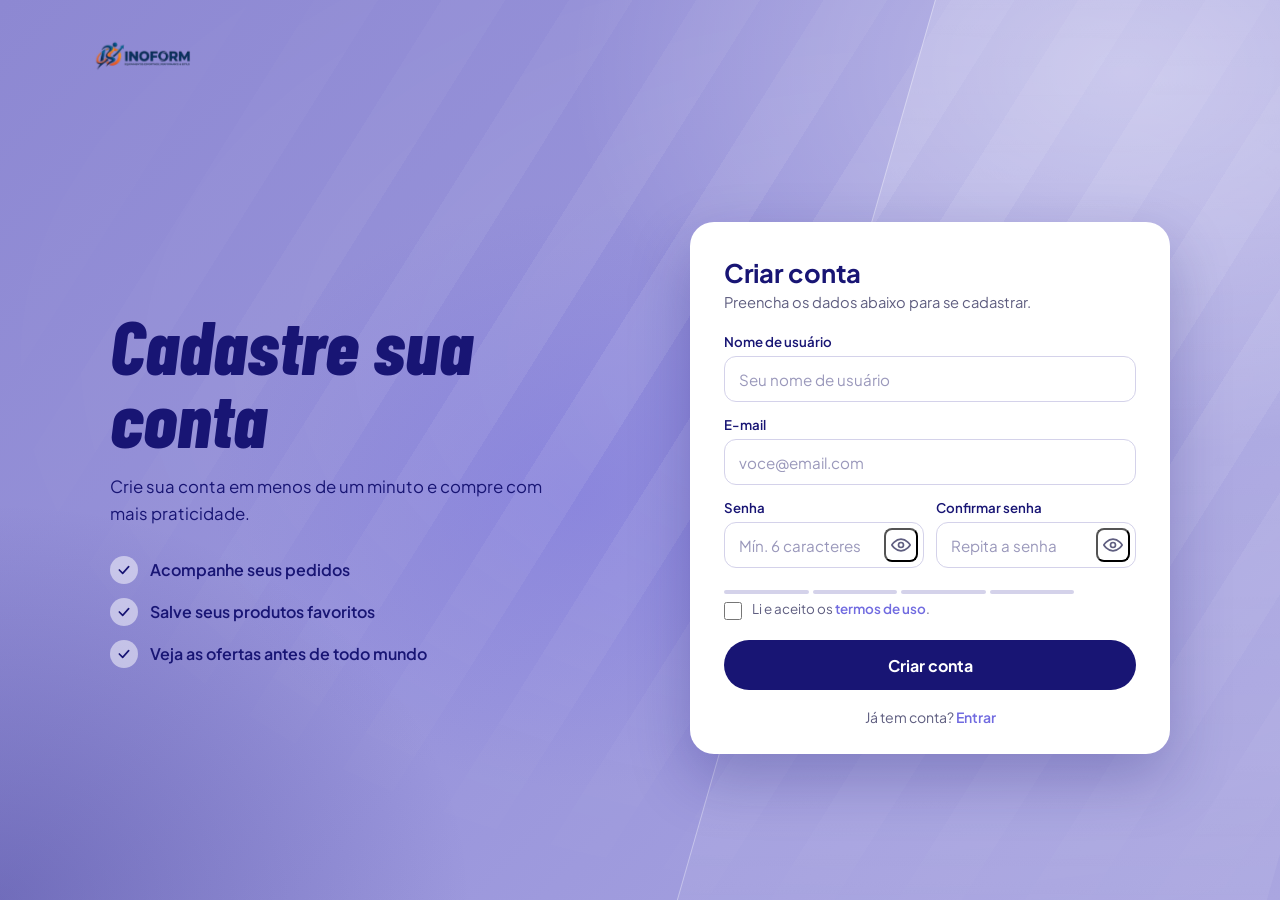
<file: templates/cadastro.html>
<!DOCTYPE html>
<html lang="pt-BR">
<head>
  <meta charset="UTF-8">
  <meta name="viewport" content="width=device-width, initial-scale=1">
  <title>Criar conta | INOFORM</title>
  <link rel="preconnect" href="https://fonts.googleapis.com">
  <link rel="preconnect" href="https://fonts.gstatic.com" crossorigin>
  <link rel="stylesheet" href="../static/cad.css">
  <link href="https://fonts.googleapis.com/css2?family=Barlow+Condensed:ital,wght@1,800&family=Plus+Jakarta+Sans:wght@400;500;600;700&display=swap" rel="stylesheet">
  <script src="../cad.js" defer></script>
  </head>
<body>
  <header class="topo">
    <a href="index.html" class="logo" aria-label="Voltar para a página inicial">
      <img src="../imagens/MaisImagens/Logo.png" alt="Logo da INOFORM">
    </a>
  </header>

  <main>
    <section class="boas-vindas" aria-hidden="false">
      <h2>Cadastre sua conta</h2>
      <p>Crie sua conta em menos de um minuto e compre com mais praticidade.</p>
      <ul class="vantagens">
        <li><svg viewBox="0 0 24 24" fill="none" stroke="#181574" stroke-width="2.5" stroke-linecap="round" stroke-linejoin="round"><path d="M5 12l5 5 9-10"/></svg>Acompanhe seus pedidos</li>
        <li><svg viewBox="0 0 24 24" fill="none" stroke="#181574" stroke-width="2.5" stroke-linecap="round" stroke-linejoin="round"><path d="M5 12l5 5 9-10"/></svg>Salve seus produtos favoritos</li>
        <li><svg viewBox="0 0 24 24" fill="none" stroke="#181574" stroke-width="2.5" stroke-linecap="round" stroke-linejoin="round"><path d="M5 12l5 5 9-10"/></svg>Veja as ofertas antes de todo mundo</li>
      </ul>
    </section>

    <section class="card">
      <h1>Criar conta</h1>
      <p class="sub">Preencha os dados abaixo para se cadastrar.</p>

      <form action="#" method="post" id="form" novalidate>
        <div class="campo">
          <label for="nome">Nome de usuário</label>
          <input type="text" id="nome" name="nome" placeholder="Seu nome de usuário" required autocomplete="username" aria-describedby="erro-nome">
          <p class="erro" id="erro-nome"></p>
        </div>

        <div class="campo">
          <label for="email">E-mail</label>
          <input type="email" id="email" name="email" placeholder="voce@email.com" required autocomplete="email" inputmode="email" aria-describedby="erro-email">
          <p class="erro" id="erro-email"></p>
        </div>

        <div class="duas-colunas">
          <div class="campo">
            <label for="senha">Senha</label>
            <div class="entrada">
              <input type="password" id="senha" name="senha" placeholder="Mín. 6 caracteres" minlength="6" required autocomplete="new-password" aria-describedby="forca erro-senha">
              <button type="button" class="olho" aria-label="Mostrar senha" aria-pressed="false" data-alvo="senha">
                <svg class="aberto" viewBox="0 0 24 24" fill="none" stroke="currentColor" stroke-width="2" stroke-linecap="round" stroke-linejoin="round"><path d="M1 12s4-7 11-7 11 7 11 7-4 7-11 7S1 12 1 12z"/><circle cx="12" cy="12" r="3"/></svg>
                <svg class="fechado" viewBox="0 0 24 24" fill="none" stroke="currentColor" stroke-width="2" stroke-linecap="round" stroke-linejoin="round"><path d="M17.9 17.9A10.9 10.9 0 0112 19C5 19 1 12 1 12a18.5 18.5 0 015.1-5.9M9.9 5.1A10.9 10.9 0 0112 5c7 0 11 7 11 7a18.5 18.5 0 01-2.2 3.2M1 1l22 22"/></svg>
              </button>
            </div>
            <p class="erro" id="erro-senha"></p>
          </div>

          <div class="campo">
            <label for="confirmar">Confirmar senha</label>
            <div class="entrada">
              <input type="password" id="confirmar" name="confirmar" placeholder="Repita a senha" required autocomplete="new-password" aria-describedby="erro">
              <button type="button" class="olho" aria-label="Mostrar senha" aria-pressed="false" data-alvo="confirmar">
                <svg class="aberto" viewBox="0 0 24 24" fill="none" stroke="currentColor" stroke-width="2" stroke-linecap="round" stroke-linejoin="round"><path d="M1 12s4-7 11-7 11 7 11 7-4 7-11 7S1 12 1 12z"/><circle cx="12" cy="12" r="3"/></svg>
                <svg class="fechado" viewBox="0 0 24 24" fill="none" stroke="currentColor" stroke-width="2" stroke-linecap="round" stroke-linejoin="round"><path d="M17.9 17.9A10.9 10.9 0 0112 19C5 19 1 12 1 12a18.5 18.5 0 015.1-5.9M9.9 5.1A10.9 10.9 0 0112 5c7 0 11 7 11 7a18.5 18.5 0 01-2.2 3.2M1 1l22 22"/></svg>
              </button>
            </div>
          </div>
        </div>

        <div class="forca" id="forca" data-n="0" aria-live="polite">
          <div class="barras"><i></i><i></i><i></i><i></i></div>
          <span id="forca-texto"></span>
        </div>
        <p class="erro" id="erro" role="alert"></p>
        <p class="sucesso" id="sucesso" role="status" aria-live="polite"></p>

        <label class="termos">
          <input type="checkbox" name="termos" id="termos" required>
          <span>Li e aceito os <a href="#">termos de uso</a>.</span>
        </label>
        <p class="erro" id="erro-termos" style="margin-top:-12px;margin-bottom:12px"></p>

        <button type="submit" class="botao">Criar conta</button>
      </form>

      <p class="rodape">Já tem conta? <a href="login.html">Entrar</a></p>
    </section>
  </main>
</body>
</html>
</file>
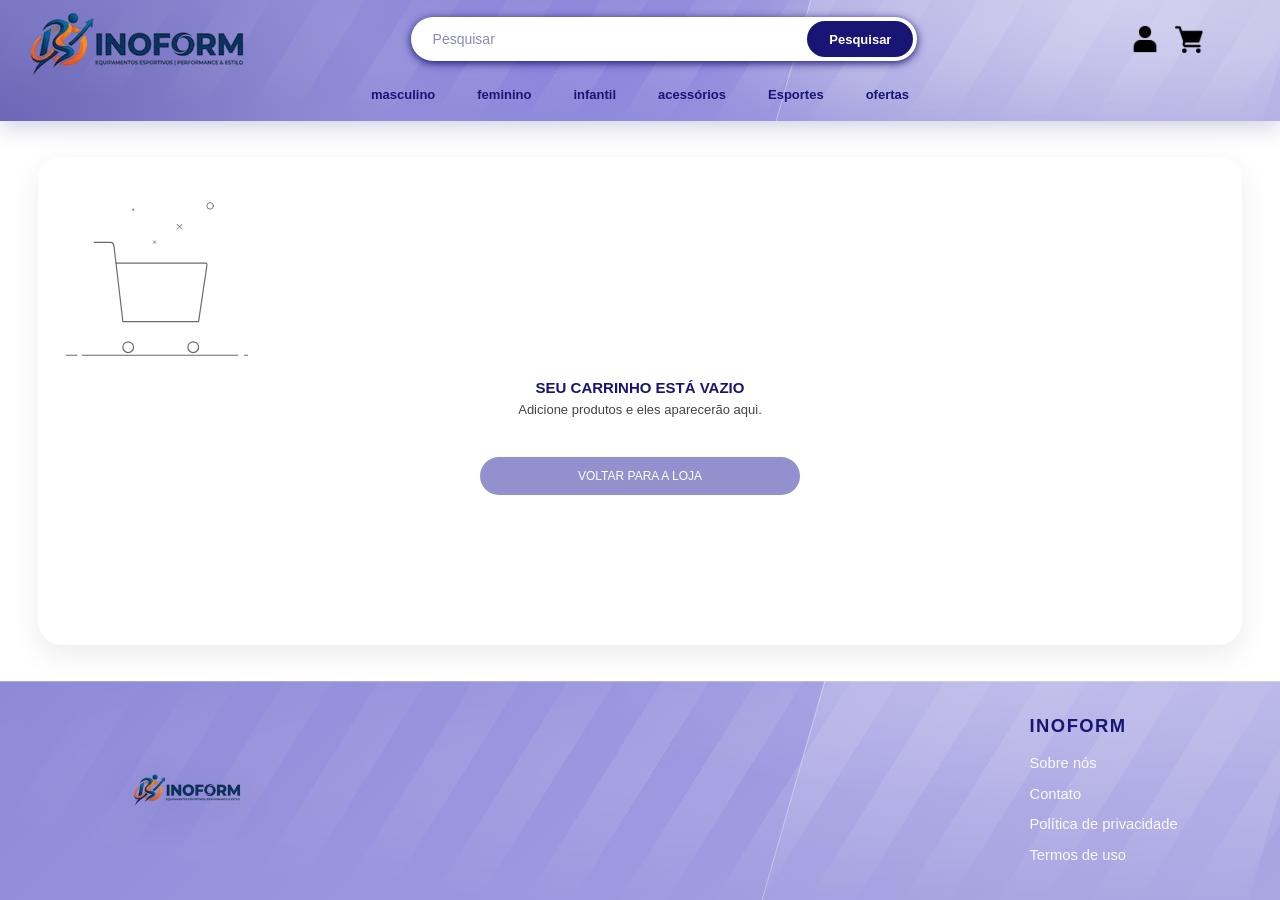
<file: templates/carrinho.html>
<!DOCTYPE html>
<html lang="pt-BR">
<head>
<meta charset="UTF-8">
<meta name="viewport" content="width=device-width, initial-scale=1">
<title>Inoform - Carrinho</title>
<link rel="stylesheet" href="../static/carrinho.css">
<link rel="stylesheet" href="../static/style.css">

<script src="../carrinho.js" defer></script>
<script src="../produtos.js" defer></script>
    <script src="../banner.js" defer></script>
    <script src="../carrosel.js" defer></script>
    <script src="../barra-pesquisa.js" defer></script>
    <script src="../pagina-produtos.js" defer></script>
</head>
<body class="cart-page">

<header>
  <div class="header-topo">
    <a href="index.html" class="logo">
      <img src="../imagens/MaisImagens/Logo.png" alt="Logo da HORIZON">
    </a>

    <div class="barra-pesquisa">
      <input type="text" id="campo-pesquisa" placeholder="Pesquisar" autocomplete="off">
      <button type="button" id="botao-pesquisa">Pesquisar</button>
      <ul id="resultados-pesquisa" class="resultados-pesquisa"></ul>
    </div>

    <div class="icones">
      <a href="login.html"><img id="btnUsuario" src="../imagens/MaisImagens/Login.png" alt="Ícone de Perfil"></a>
      <a href="carrinho.html" aria-label="Carrinho">
        <img id="btnCarrinho" src="../imagens/MaisImagens/Carrinho.png" alt="Ícone de Carrinho">
        <span class="badge" data-cart-badge>0</span>
      </a>
    </div>
  </div>

  <nav class="menu" aria-label="Categorias">
    <div class="item"><a href="produtos.html?cat=masculino">masculino</a></div>
    <div class="item"><a href="produtos.html?cat=feminino">feminino</a></div>
    <div class="item"><a href="produtos.html?cat=infantil">infantil</a></div>
    <div class="item"><a href="produtos.html?cat=acessorios">acessórios</a></div>
    <div class="item esportes">
      <a href="produtos.html?esporte=todos" aria-haspopup="true">Esportes</a>
      <div class="mega mega-esportes">
        <div>
          <a href="produtos.html?esporte=futebol">Futebol</a>
          <a href="produtos.html?esporte=basquete">Basquete</a>
          <a href="produtos.html?esporte=volei">Vôlei</a>
        </div>
        <div>
          <a href="produtos.html?esporte=natacao">Natação</a>
          <a href="produtos.html?esporte=ciclismo">Ciclismo</a>
          <a href="produtos.html?esporte=esgrima">Esgrima</a>
        </div>
        <div>
          <a href="produtos.html?esporte=corrida">Corrida</a>
          <a href="produtos.html?esporte=jiu-jitsu">Jiu-Jitsu</a>
          <a href="produtos.html?esporte=boxe">Boxe</a>
        </div>
      </div>
    </div>
    <div class="item"><a href="ofertas.html">ofertas</a></div>
  </nav>
</header>

<main class="cart-main">
  <section class="caixa" id="cart-content">
    <div class="loading-cart">Carregando carrinho...</div>
  </section>
</main>

<footer class="site-footer">
  <div class="footer-logo">
    <img src="../imagens/MaisImagens/Logo.png" alt="Logo da INOFORM">
  </div>

  <div class="footer-info">
    <h3>INOFORM</h3>
    <p>Sobre nós</p>
    <p>Contato</p>
    <p>Política de privacidade</p>
    <p>Termos de uso</p>
  </div>
</footer>

<div id="aviso"></div>
</body>
</html>
</file>
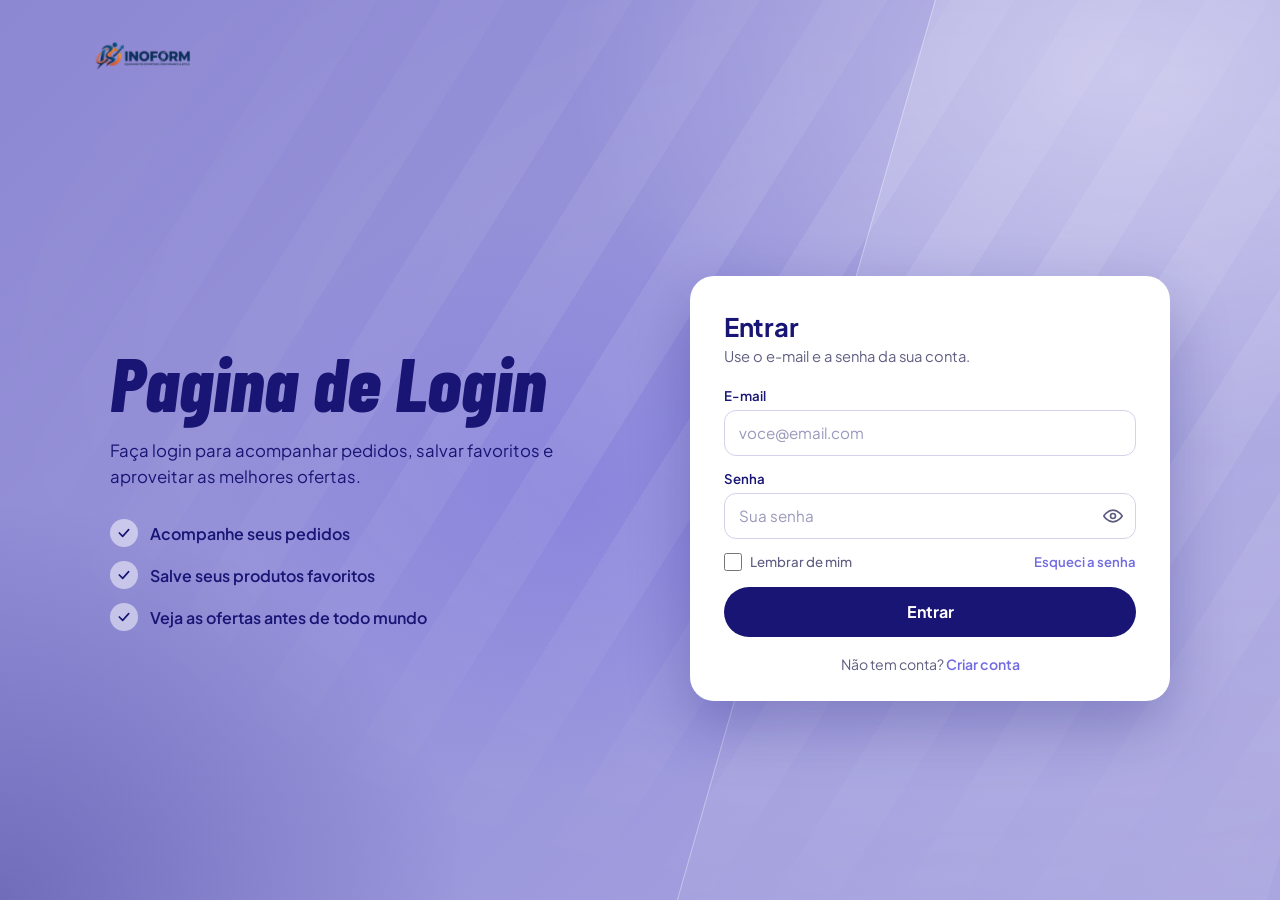
<file: templates/login.html>
<!DOCTYPE html>
<html lang="pt-BR">
<head>
  <meta charset="UTF-8">
  <meta name="viewport" content="width=device-width, initial-scale=1">
  <title>Entrar | INOFORM</title>
  <link rel="preconnect" href="https://fonts.googleapis.com">
  <link rel="preconnect" href="https://fonts.gstatic.com" crossorigin>
  <link href="https://fonts.googleapis.com/css2?family=Barlow+Condensed:ital,wght@1,800&family=Plus+Jakarta+Sans:wght@400;500;600;700&display=swap" rel="stylesheet">
  <style>
    :root {
      --ink: #181574;
      --violet: #716be0;
      --lavanda: #8d88d2;
      --mist: #f4f3ff;
      --card: #ffffff;
      --texto: #1c1a4d;
      --suave: #5f5e80;
      --borda: #d4d2ea;
      --ok: #15803d;
      --erro: #c62828;
      --fonte-titulo: "Barlow Condensed", "Arial Narrow", Impact, sans-serif;
      --ease: cubic-bezier(.22, .8, .3, 1);
    }

    * { box-sizing: border-box; margin: 0; padding: 0; }

    body {
      min-height: 100vh;
      display: flex;
      flex-direction: column;
      font-family: "Plus Jakarta Sans", system-ui, -apple-system, "Segoe UI", sans-serif;
      color: var(--texto);
      position: relative;
      overflow-x: hidden;
      background:
        radial-gradient(900px 620px at 88% 8%, rgba(255, 255, 255, .38), transparent 62%),
        radial-gradient(760px 640px at 0% 100%, rgba(24, 21, 116, .30), transparent 62%),
        radial-gradient(520px 420px at 45% 55%, rgba(113, 107, 224, .35), transparent 70%),
        linear-gradient(135deg, #8d88d2 0%, #9a96dc 55%, #aaa6e0 100%);
      background-attachment: fixed;
      -webkit-font-smoothing: antialiased;
    }

    body::before {
      content: "";
      position: fixed;
      inset: 0;
      z-index: 0;
      pointer-events: none;
      background: repeating-linear-gradient(-58deg, transparent 0 54px, rgba(255, 255, 255, .09) 54px 108px);
      -webkit-mask-image: radial-gradient(ellipse at 70% 40%, #000 20%, transparent 75%);
              mask-image: radial-gradient(ellipse at 70% 40%, #000 20%, transparent 75%);
    }

    body::after {
      content: "";
      position: fixed;
      top: -10%;
      right: -8%;
      width: 46vw;
      height: 130%;
      z-index: 0;
      pointer-events: none;
      transform: skewX(-16deg);
      background: linear-gradient(180deg, rgba(255, 255, 255, .20), rgba(255, 255, 255, .04));
      border-left: 1px solid rgba(255, 255, 255, .35);
    }

    .topo, main { position: relative; z-index: 1; }

    a { color: var(--violet); font-weight: 600; text-decoration: none; }
    a:hover { text-decoration: underline; }
    :focus-visible { outline: 3px solid var(--violet); outline-offset: 2px; }

    .topo { padding: 20px clamp(20px, 6vw, 80px); }
    .logo { display: inline-block; line-height: 0; transition: transform .25s var(--ease); }
    .logo:hover { transform: scale(1.04); }
    .logo:focus-visible { outline-color: #fff; }
    .logo img { height: 72px; width: auto; display: block; }

    main {
      flex: 1;
      display: grid;
      grid-template-columns: 1fr minmax(0, 480px);
      align-items: center;
      gap: clamp(32px, 6vw, 96px);
      max-width: 1180px;
      width: 100%;
      margin: 0 auto;
      padding: 8px clamp(20px, 6vw, 60px) 48px;
    }

    .boas-vindas { color: var(--ink); }
    .boas-vindas h2 {
      font-family: var(--fonte-titulo);
      font-style: italic;
      font-weight: 800;
      font-size: clamp(48px, 6vw, 80px);
      line-height: .95;
      margin-bottom: 20px;
    }
    .boas-vindas > p { max-width: 38ch; font-size: 1.05rem; line-height: 1.6; margin-bottom: 28px; }
    .vantagens { list-style: none; display: grid; gap: 14px; }
    .vantagens li { display: flex; align-items: center; gap: 12px; font-weight: 600; }
    .vantagens svg { flex-shrink: 0; width: 28px; height: 28px; padding: 6px; border-radius: 50%; background: rgba(255, 255, 255, .5); }

    .card {
      background: var(--card);
      padding: 34px 34px 28px;
      border-radius: 24px;
      box-shadow: 0 24px 60px rgba(24, 21, 116, .28);
      animation: entrar .5s var(--ease) both;
    }
    @keyframes entrar { from { opacity: 0; transform: translateY(14px); } to { opacity: 1; transform: none; } }

    h1 { font-size: 1.6rem; font-weight: 700; letter-spacing: -.01em; color: var(--ink); margin-bottom: 4px; }
    .sub { color: var(--suave); font-size: .92rem; margin-bottom: 22px; }

    .campo { margin-bottom: 14px; }
    label { display: block; font-size: .83rem; font-weight: 600; margin-bottom: 6px; color: var(--ink); }

    .entrada { position: relative; }
    input[type="text"], input[type="email"], input[type="password"] {
      width: 100%;
      height: 46px;
      padding: 0 14px;
      border: 1.5px solid var(--borda);
      border-radius: 12px;
      font: inherit;
      font-size: .95rem;
      color: var(--texto);
      background: #fff;
      transition: border-color .15s, box-shadow .15s;
    }
    input::placeholder { color: #9a98bb; }
    input:hover { border-color: #b9b6dd; }
    input:focus { outline: none; border-color: var(--violet); box-shadow: 0 0 0 4px rgba(113, 107, 224, .18); }
    input[aria-invalid="true"] { border-color: var(--erro); }
    input[aria-invalid="true"]:focus { box-shadow: 0 0 0 4px rgba(198, 40, 40, .15); }
    .entrada input[type="password"], .entrada input.com-olho { padding-right: 46px; }

    .olho {
      position: absolute; top: 50%; right: 6px; transform: translateY(-50%);
      width: 34px; height: 34px; display: grid; place-items: center;
      border-radius: 8px; background: transparent; color: var(--suave);
      border: 0;
      cursor: pointer;
    }
    .olho:hover { background: var(--mist); color: var(--ink); }
    .olho svg { width: 20px; height: 20px; }
    .olho .fechado { display: none; }
    .olho[aria-pressed="true"] .aberto { display: none; }
    .olho[aria-pressed="true"] .fechado { display: block; }

    .opcoes {
      display: flex;
      align-items: center;
      justify-content: space-between;
      gap: 12px;
      font-size: .82rem;
      margin: 10px 0 16px;
    }
    .lembrar {
      display: flex;
      align-items: center;
      gap: 8px;
      margin: 0;
      font-weight: 500;
      color: var(--suave);
      cursor: pointer;
    }
    .lembrar input { width: 18px; height: 18px; margin: 0; accent-color: var(--ink); }

    .erro { min-height: 1.1em; margin-top: 6px; font-size: .8rem; font-weight: 500; color: var(--erro); }
    .erro:empty { display: none; }

    .botao {
      width: 100%; height: 50px; border: 0; border-radius: 999px;
      background: var(--ink); color: #fff;
      font: inherit; font-size: 1rem; font-weight: 700; cursor: pointer;
      transition: background .2s, transform .15s var(--ease), box-shadow .2s;
    }
    .botao:hover { background: #27238e; transform: translateY(-2px); box-shadow: 0 10px 22px rgba(24, 21, 116, .3); }
    .botao:active { transform: scale(.98); }

    .rodape { text-align: center; margin-top: 18px; font-size: .88rem; color: var(--suave); }

    @media (max-width: 900px) {
      main { grid-template-columns: minmax(0, 480px); justify-content: center; }
      .boas-vindas { display: none; }
    }
    @media (max-width: 480px) {
      .topo { padding: 14px 20px; }
      .logo img { height: 56px; }
      .card { padding: 26px 20px 22px; border-radius: 20px; }
    }
  </style>
</head>
<body>
  <header class="topo">
    <a href="index.html" class="logo" aria-label="Voltar para a página inicial">
      <img src="../imagens/MaisImagens/Logo.png" alt="Logo da INOFORM">
    </a>
  </header>

  <main>
    <section class="boas-vindas" aria-hidden="false">
      <h2>Pagina de Login</h2>
      <p>Faça login para acompanhar pedidos, salvar favoritos e aproveitar as melhores ofertas.</p>
      <ul class="vantagens">
        <li><svg viewBox="0 0 24 24" fill="none" stroke="#181574" stroke-width="2.5" stroke-linecap="round" stroke-linejoin="round"><path d="M5 12l5 5 9-10"/></svg>Acompanhe seus pedidos</li>
        <li><svg viewBox="0 0 24 24" fill="none" stroke="#181574" stroke-width="2.5" stroke-linecap="round" stroke-linejoin="round"><path d="M5 12l5 5 9-10"/></svg>Salve seus produtos favoritos</li>
        <li><svg viewBox="0 0 24 24" fill="none" stroke="#181574" stroke-width="2.5" stroke-linecap="round" stroke-linejoin="round"><path d="M5 12l5 5 9-10"/></svg>Veja as ofertas antes de todo mundo</li>
      </ul>
    </section>

    <section class="card">
      <h1>Entrar</h1>
      <p class="sub">Use o e-mail e a senha da sua conta.</p>

      <form action="#" method="post" id="form" novalidate>
        <div class="campo">
          <label for="email">E-mail</label>
          <input type="email" id="email" name="email" placeholder="voce@email.com" required autocomplete="email" inputmode="email" aria-describedby="erro-email">
          <p class="erro" id="erro-email"></p>
        </div>

        <div class="campo">
          <label for="senha">Senha</label>
          <div class="entrada">
            <input type="password" id="senha" name="senha" placeholder="Sua senha" minlength="6" required autocomplete="current-password" aria-describedby="erro-senha">
            <button type="button" class="olho" aria-label="Mostrar senha" aria-pressed="false" data-alvo="senha">
              <svg class="aberto" viewBox="0 0 24 24" fill="none" stroke="currentColor" stroke-width="2" stroke-linecap="round" stroke-linejoin="round"><path d="M1 12s4-7 11-7 11 7 11 7-4 7-11 7S1 12 1 12z"/><circle cx="12" cy="12" r="3"/></svg>
              <svg class="fechado" viewBox="0 0 24 24" fill="none" stroke="currentColor" stroke-width="2" stroke-linecap="round" stroke-linejoin="round"><path d="M17.9 17.9A10.9 10.9 0 0112 19C5 19 1 12 1 12a18.5 18.5 0 015.1-5.9M9.9 5.1A10.9 10.9 0 0112 5c7 0 11 7 11 7a18.5 18.5 0 01-2.2 3.2M1 1l22 22"/></svg>
            </button>
          </div>
          <p class="erro" id="erro-senha"></p>
        </div>

        <div class="opcoes">
          <label class="lembrar">
            <input type="checkbox" name="lembrar">
            Lembrar de mim
          </label>
          <a href="#">Esqueci a senha</a>
        </div>

        <p class="erro" id="erro" role="alert"></p>

        <button type="submit" class="botao">Entrar</button>
      </form>

      <p class="rodape">Não tem conta? <a href="cadastro.html">Criar conta</a></p>
    </section>
  </main>

  <script>
    var form = document.getElementById('form');
    var email = document.getElementById('email');
    var senha = document.getElementById('senha');

    function erroCampo(input, msgId, msg) {
      var el = document.getElementById(msgId);
      el.textContent = msg || '';
      if (input) input.setAttribute('aria-invalid', msg ? 'true' : 'false');
      return !msg;
    }

    document.querySelectorAll('.olho').forEach(function (botao) {
      botao.addEventListener('click', function () {
        var campo = document.getElementById(botao.dataset.alvo);
        var mostrar = campo.type === 'password';
        campo.type = mostrar ? 'text' : 'password';
        botao.setAttribute('aria-pressed', mostrar);
        botao.setAttribute('aria-label', mostrar ? 'Ocultar senha' : 'Mostrar senha');
      });
    });

    form.addEventListener('submit', function (e) {
      e.preventDefault();

      var ok = true;
      ok = erroCampo(email, 'erro-email', email.value && email.checkValidity() ? '' : 'Digite um e-mail válido.') && ok;
      ok = erroCampo(senha, 'erro-senha', senha.value.length >= 6 ? '' : 'A senha precisa ter ao menos 6 caracteres.') && ok;

      if (!ok) {
        document.getElementById('erro').textContent = 'Corrija os campos destacados.';
        var primeiro = document.querySelector('[aria-invalid="true"]');
        if (primeiro) primeiro.focus();
        return;
      }

      document.getElementById('erro').textContent = '';
      window.location.href = 'index.html';
    });
  </script>
</body>
</html>
</file>
<file: static/cad.css>
/* ===== CORES: mude só aqui ===== */
    :root {
      --ink: #181574;
      --violet: #716be0;
      --lavanda: #8d88d2;
      --mist: #f4f3ff;
      --card: #ffffff;
      --texto: #1c1a4d;
      --suave: #5f5e80;
      --borda: #d4d2ea;
      --ok: #15803d;
      --erro: #c62828;
      --fonte-titulo: "Barlow Condensed", "Arial Narrow", Impact, sans-serif;
      --ease: cubic-bezier(.22, .8, .3, 1);
    }

    * { box-sizing: border-box; margin: 0; padding: 0; }

    body {
      min-height: 100vh;
      display: flex;
      flex-direction: column;
      font-family: "Plus Jakarta Sans", system-ui, -apple-system, "Segoe UI", sans-serif;
      color: var(--texto);
      position: relative;
      overflow-x: hidden;
      background:
        radial-gradient(900px 620px at 88% 8%, rgba(255, 255, 255, .38), transparent 62%),
        radial-gradient(760px 640px at 0% 100%, rgba(24, 21, 116, .30), transparent 62%),
        radial-gradient(520px 420px at 45% 55%, rgba(113, 107, 224, .35), transparent 70%),
        linear-gradient(135deg, #8d88d2 0%, #9a96dc 55%, #aaa6e0 100%);
      background-attachment: fixed;
      -webkit-font-smoothing: antialiased;
    }

    /* Listras diagonais de velocidade, esmaecendo nas bordas */
    body::before {
      content: "";
      position: fixed;
      inset: 0;
      z-index: 0;
      pointer-events: none;
      background: repeating-linear-gradient(-58deg, transparent 0 54px, rgba(255, 255, 255, .09) 54px 108px);
      -webkit-mask-image: radial-gradient(ellipse at 70% 40%, #000 20%, transparent 75%);
              mask-image: radial-gradient(ellipse at 70% 40%, #000 20%, transparent 75%);
    }

    /* Faixa grande inclinada atrás do card */
    body::after {
      content: "";
      position: fixed;
      top: -10%;
      right: -8%;
      width: 46vw;
      height: 130%;
      z-index: 0;
      pointer-events: none;
      transform: skewX(-16deg);
      background: linear-gradient(180deg, rgba(255, 255, 255, .20), rgba(255, 255, 255, .04));
      border-left: 1px solid rgba(255, 255, 255, .35);
    }

    .topo, main { position: relative; z-index: 1; }

    a { color: var(--violet); font-weight: 600; text-decoration: none; }
    a:hover { text-decoration: underline; }
    :focus-visible { outline: 3px solid var(--violet); outline-offset: 2px; }

    /* ---------- TOPO ---------- */
    .topo { padding: 20px clamp(20px, 6vw, 80px); }
    .logo { display: inline-block; line-height: 0; transition: transform .25s var(--ease); }
    .logo:hover { transform: scale(1.04); }
    .logo:focus-visible { outline-color: #fff; }
    .logo img { height: 72px; width: auto; display: block; }

    /* ---------- LAYOUT ---------- */
    main {
      flex: 1;
      display: grid;
      grid-template-columns: 1fr minmax(0, 480px);
      align-items: center;
      gap: clamp(32px, 6vw, 96px);
      max-width: 1180px;
      width: 100%;
      margin: 0 auto;
      padding: 8px clamp(20px, 6vw, 60px) 48px;
    }

    /* Painel de boas-vindas (só no desktop) */
    .boas-vindas { color: var(--ink); }
    .boas-vindas h2 {
      font-family: var(--fonte-titulo);
      font-style: italic;
      font-weight: 800;
      font-size: clamp(48px, 6vw, 80px);
      line-height: .95;
      margin-bottom: 20px;
    }
    .boas-vindas > p { max-width: 38ch; font-size: 1.05rem; line-height: 1.6; margin-bottom: 28px; }
    .vantagens { list-style: none; display: grid; gap: 14px; }
    .vantagens li { display: flex; align-items: center; gap: 12px; font-weight: 600; }
    .vantagens svg { flex-shrink: 0; width: 28px; height: 28px; padding: 6px; border-radius: 50%; background: rgba(255, 255, 255, .5); }

    /* ---------- CARD ---------- */
    .card {
      background: var(--card);
      padding: 34px 34px 28px;
      border-radius: 24px;
      box-shadow: 0 24px 60px rgba(24, 21, 116, .28);
      animation: entrar .5s var(--ease) both;
    }
    @keyframes entrar { from { opacity: 0; transform: translateY(14px); } to { opacity: 1; transform: none; } }

    h1 { font-size: 1.6rem; font-weight: 700; letter-spacing: -.01em; color: var(--ink); margin-bottom: 4px; }
    .sub { color: var(--suave); font-size: .92rem; margin-bottom: 22px; }

    .campo { margin-bottom: 14px; }
    label { display: block; font-size: .83rem; font-weight: 600; margin-bottom: 6px; color: var(--ink); }

    .entrada { position: relative; }
    input[type="text"], input[type="email"], input[type="password"] {
      width: 100%;
      height: 46px;
      padding: 0 14px;
      border: 1.5px solid var(--borda);
      border-radius: 12px;
      font: inherit;
      font-size: .95rem;
      color: var(--texto);
      background: #fff;
      transition: border-color .15s, box-shadow .15s;
    }
    input::placeholder { color: #9a98bb; }
    input:hover { border-color: #b9b6dd; }
    input:focus { outline: none; border-color: var(--violet); box-shadow: 0 0 0 4px rgba(113, 107, 224, .18); }
    input[aria-invalid="true"] { border-color: var(--erro); }
    input[aria-invalid="true"]:focus { box-shadow: 0 0 0 4px rgba(198, 40, 40, .15); }
    .entrada input[type="password"], .entrada input.com-olho { padding-right: 46px; }

    /* botão mostrar/ocultar senha */
    .olho {
      position: absolute; top: 50%; right: 6px; transform: translateY(-50%);
      width: 34px; height: 34px; display: grid; place-items: center;
      border-radius: 8px; background: transparent; color: var(--suave);
    }
    .olho:hover { background: var(--mist); color: var(--ink); }
    .olho svg { width: 20px; height: 20px; }
    .olho .fechado { display: none; }
    .olho[aria-pressed="true"] .aberto { display: none; }
    .olho[aria-pressed="true"] .fechado { display: block; }

    /* força da senha */
    .forca { display: flex; align-items: center; gap: 10px; margin-top: 8px; }
    .barras { flex: 1; display: grid; grid-template-columns: repeat(4, 1fr); gap: 4px; }
    .barras i { height: 4px; border-radius: 4px; background: var(--borda); transition: background .2s; }
    .forca[data-n="1"] i:nth-child(-n+1) { background: #e53935; }
    .forca[data-n="2"] i:nth-child(-n+2) { background: #f59e0b; }
    .forca[data-n="3"] i:nth-child(-n+3) { background: #65a30d; }
    .forca[data-n="4"] i { background: var(--ok); }
    .forca span { min-width: 52px; font-size: .75rem; font-weight: 600; color: var(--suave); text-align: right; }

    .dica { margin-top: 6px; font-size: .78rem; color: var(--suave); }
    .erro { min-height: 1.1em; margin-top: 6px; font-size: .8rem; font-weight: 500; color: var(--erro); }
    .erro:empty { display: none; }
    .sucesso {
      min-height: 1.1em;
      margin-top: 6px;
      font-size: .8rem;
      font-weight: 600;
      color: var(--ok);
    }
    .sucesso:empty { display: none; }

    .termos { display: flex; align-items: flex-start; gap: 10px; margin: 6px 0 20px; font-size: .84rem; font-weight: 400; color: var(--suave); cursor: pointer; }
    .termos input { flex-shrink: 0; width: 18px; height: 18px; margin-top: 2px; accent-color: var(--ink); cursor: pointer; }

    .botao {
      width: 100%; height: 50px; border: 0; border-radius: 999px;
      background: var(--ink); color: #fff;
      font: inherit; font-size: 1rem; font-weight: 700; cursor: pointer;
      transition: background .2s, transform .15s var(--ease), box-shadow .2s;
    }
    .botao:hover { background: #27238e; transform: translateY(-2px); box-shadow: 0 10px 22px rgba(24, 21, 116, .3); }
    .botao:active { transform: scale(.98); }

    .rodape { text-align: center; margin-top: 18px; font-size: .88rem; color: var(--suave); }

    /* ---------- RESPONSIVO ---------- */
    @media (max-width: 900px) {
      main { grid-template-columns: minmax(0, 480px); justify-content: center; }
      .boas-vindas { display: none; }
    }
    @media (max-width: 480px) {
      .topo { padding: 14px 20px; }
      .logo img { height: 56px; }
      .card { padding: 26px 20px 22px; border-radius: 20px; }
      .duas-colunas { grid-template-columns: 1fr; gap: 0; }
    }
    .duas-colunas { display: grid; grid-template-columns: 1fr 1fr; gap: 12px; }

    @media (prefers-reduced-motion: reduce) {
      *, *::before, *::after { animation: none !important; transition-duration: .01ms !important; }
    }
</file>
<file: static/carrinho.css>
:root{--roxo:#9291cd;--roxo-claro:#d0cde8;--azul:#1a1a7a;--cinza:#e9e9e9;--texto:#111;--branco:#fff}
  *{box-sizing:border-box;margin:0;padding:0}
  body{font-family:Arial,Helvetica,sans-serif;background:var(--cinza);color:var(--texto);min-height:100vh}
  .cart-page{display:flex;flex-direction:column}
  .topo{display:flex;align-items:center;gap:20px;padding:10px 5%;flex-wrap:wrap}
  .busca{flex:1;min-width:200px;max-width:520px;margin:0 auto;display:flex;border-radius:20px;overflow:hidden;background:#fff}
  .busca input{flex:1;border:0;padding:10px 16px;font-size:16px;outline:0;min-width:0}
  .busca button{border:0;background:#d4d4d4;padding:0 18px;cursor:pointer}
  .icones{display:flex;align-items:center;gap:16px}
  .icones a{position:relative;display:inline-flex;align-items:center;justify-content:center}
  .badge{position:absolute;top:-8px;right:-10px;background:var(--azul);color:#fff;font-size:11px;border-radius:50%;width:18px;height:18px;display:none;align-items:center;justify-content:center;font-weight:700}
  nav a{color:var(--azul);text-decoration:none;font-size:15px}
  nav a:hover{text-decoration:underline}
  .cart-main{display:flex;flex:1;width:100%;padding:clamp(20px,4vh,40px) clamp(16px,3vw,48px)}
  .site-footer {
    background: radial-gradient(800px 220px at 80% 0%, rgba(255,255,255,.15), transparent 55%), linear-gradient(135deg, #8f8ad8 0%, #9d99e0 52%, #a9a6e3 100%);
    color: #fff;
    padding: 28px 8%;
    display: flex;
    align-items: center;
    justify-content: space-between;
    gap: 24px;
    box-shadow: inset 0 1px 0 rgba(255,255,255,.24);
    flex-shrink: 0;
  }
  .footer-logo { display: flex; align-items: center; justify-content: center; width: 170px; }
  .footer-logo img { max-width: 150px; height: auto; filter: drop-shadow(0 10px 18px rgba(24, 21, 116, 0.18)); }
  .footer-info { font-size: 0.92rem; line-height: 1.8; }
  .footer-info h3 { margin-bottom: 8px; font-size: 1.15rem; letter-spacing: .08em; }
  .footer-info p { margin: 4px 0; color: rgba(255,255,255,.92); }
  .caixa{display:flex;flex:1;flex-direction:column;width:100%;background:#fff;max-width:none;margin:0;padding:40px 24px;text-align:center;border-radius:24px;box-shadow:0 10px 30px rgba(0,0,0,.08)}
  .caixa svg{width:190px;height:auto;margin-bottom:16px}
  .caixa h1{font-size:15px;font-weight:900;margin-bottom:6px}
  .caixa p{font-size:13px;color:#444;margin-bottom:40px}
  .btn{display:block;width:100%;max-width:320px;margin:0 auto 16px;padding:12px;border-radius:20px;font-size:12px;cursor:pointer;transition:filter .2s;text-align:center;text-decoration:none}
  .btn:hover{filter:brightness(.95)}
  .btn.primario{background:var(--roxo);color:#fff;border:0}
  .btn.secundario{background:var(--roxo-claro);color:#111;border:1px solid #333}
  .cart-header{display:flex;align-items:center;justify-content:space-between;gap:16px;margin-bottom:26px;text-align:left}
  .cart-header h1{font-size:28px;color:var(--azul);margin:0}
  .continuar{font-size:14px;color:var(--azul);text-decoration:none;font-weight:700}
  .cart-layout{display:grid;grid-template-columns:1.5fr .9fr;gap:28px;align-items:start}
  .itens{display:flex;flex-direction:column;gap:16px}
  .item-cart{display:grid;grid-template-columns:120px 1fr auto;gap:18px;align-items:center;background:var(--product-image-background, #9694ce);border:1px solid #8583bc;padding:14px;border-radius:18px;text-align:left}
  .item-cart img{width:100%;height:110px;object-fit:contain;border-radius:12px;background:var(--product-image-background, #9694ce)}
  .info-item h2{font-size:16px;line-height:1.4;margin-bottom:8px;color:var(--texto)}
  .info-item p{font-size:15px;color:var(--azul);font-weight:700;margin-bottom:10px}
  .acoes-item{display:flex;align-items:center;justify-content:space-between;gap:12px;flex-wrap:wrap}
  .quantidade{display:inline-flex;align-items:center;gap:10px;background:#fff;border:1px solid #ddd;border-radius:999px;padding:4px 8px}
  .qty-btn{width:28px;height:28px;border:none;background:var(--roxo);color:#fff;border-radius:50%;font-size:18px;cursor:pointer}
  .remover{background:none;border:none;color:#8d1f1f;font-weight:700;cursor:pointer}
  .item-cart strong{font-size:18px;color:var(--azul)}
  .resumo{background:#f5f5fe;padding:22px;border-radius:18px;text-align:left;border:1px solid #e7e7f7}
  .resumo h3{font-size:20px;margin-bottom:18px;color:var(--azul)}
  .linha{display:flex;justify-content:space-between;gap:16px;margin-bottom:12px;color:#333}
  .linha.total{margin-top:14px;padding-top:14px;border-top:1px solid #ddd;font-size:18px;font-weight:700;color:var(--azul)}
  .modal{position:fixed;inset:0;background:rgba(0,0,0,.5);display:none;align-items:center;justify-content:center;padding:20px}
  .modal.aberto{display:flex}
  .modal form{background:#fff;padding:28px;border-radius:12px;width:100%;max-width:360px}
  .modal h2{font-size:18px;margin-bottom:16px;color:var(--azul)}
  .modal input{width:100%;padding:10px;margin-bottom:12px;border:1px solid #bbb;border-radius:8px;font-size:15px}
  .modal .btn{max-width:none}
  .troca{background:none;border:0;color:var(--azul);font-size:13px;cursor:pointer;text-decoration:underline;display:block;margin:6px auto 0}
  .fechar{background:none;border:0;color:#555;font-size:13px;cursor:pointer;display:block;margin:10px auto 0}
  #aviso{position:fixed;bottom:20px;left:50%;transform:translateX(-50%);background:var(--azul);color:#fff;padding:10px 18px;border-radius:20px;font-size:14px;opacity:0;pointer-events:none;transition:opacity .3s}
  #aviso.visivel{opacity:1}

  @media (max-width: 760px) {
    .cart-layout { grid-template-columns: 1fr; }
    .item-cart { grid-template-columns: 90px 1fr; }
    .item-cart strong { grid-column: 2; justify-self: end; }
    .cart-header { flex-direction: column; align-items: flex-start; }
    .site-footer { flex-direction: column; gap: 18px; text-align: center; }
  }
</file>
<file: static/style.css>
:root {
    --h-lateral: clamp(16px, 6vw, 80px);
    --h-ease: cubic-bezier(.22, .8, .3, 1);
    --product-image-background: #9694ce;
}

* {
    margin: 0;
    padding: 0;
    box-sizing: border-box;
    color: #181574;
    text-decoration: none;
}

html::-webkit-scrollbar,
body::-webkit-scrollbar {
    display: none;
}

html {
    scrollbar-width: none;
}

body {
    min-height: 100vh;
    display: flex;
    flex-direction: column;
    font-family: Arial, Helvetica, sans-serif;
    background-color: white;
    color: #181574;
}

/* =========================
   HEADER UNIFICADO & MEGA MENU
========================= */

header {
    display: block;
    position: sticky;
    top: 0;
    z-index: 1000;
    min-height: 0;
    padding: 0;
    background:
        radial-gradient(700px 360px at 88% 0%, rgba(255, 255, 255, .38), transparent 62%),
        radial-gradient(620px 360px at 0% 100%, rgba(24, 21, 116, .30), transparent 62%),
        radial-gradient(420px 300px at 45% 55%, rgba(113, 107, 224, .35), transparent 70%),
        linear-gradient(135deg, #8d88d2 0%, #9a96dc 55%, #aaa6e0 100%);
    box-shadow: 0 6px 22px rgba(24, 21, 116, .20);
}

header::before {
    content: "";
    position: absolute;
    inset: 0;
    z-index: 0;
    pointer-events: none;
    background: repeating-linear-gradient(-58deg, transparent 0 40px, rgba(255, 255, 255, .10) 40px 80px);
    -webkit-mask-image: radial-gradient(ellipse at 70% 40%, #000 20%, transparent 80%);
    mask-image: radial-gradient(ellipse at 70% 40%, #000 20%, transparent 80%);
}

header::after {
    content: "";
    position: absolute;
    top: 0;
    right: 0;
    width: 38vw;
    height: 100%;
    z-index: 0;
    pointer-events: none;
    transform: skewX(-16deg);
    background: linear-gradient(180deg, rgba(255, 255, 255, .20), rgba(255, 255, 255, .04));
    border-left: 1px solid rgba(255, 255, 255, .35);
}

.header-topo {
    position: relative;
    z-index: 3;
    min-height: 78px;
    padding: 12px var(--h-lateral);
    display: flex;
    align-items: center;
    justify-content: space-between;
    gap: 28px;
}

.logo {
    width: 120px;
    height: 25px;
    display: flex;
    align-items: center;
    justify-content: center;;
    padding-top: 10px;
}

.barra-pesquisa {
    position: relative;
    display: flex;
    align-items: center;
    width: 45%;
    max-width: 620px;
    height: 44px;
    padding: 4px;
    background: #fff;
    border-radius: 999px;
    box-shadow: 0 2px 8px #181574;
    transition: box-shadow 0.2s;
}

.barra-pesquisa:focus-within {
    box-shadow: 0 0 0 3px #181574;
}

.barra-pesquisa input {
    flex: 1;
    min-width: 0;
    height: 100%;
    padding: 0 18px;
    border: none;
    outline: none;
    background: transparent;
    font-size: 14px;
    border-radius: 999px;
}

.barra-pesquisa input::placeholder {
    color: #8b89b8;
}

.barra-pesquisa button {
    height: 100%;
    padding: 0 22px;
    border: none;
    border-radius: 999px;
    background: #181574;
    color: #fff;
    font-size: 13px;
    font-weight: bold;
    cursor: pointer;
    transition: background 0.2s;
}

.barra-pesquisa button:hover {
    background: #16128a;
}

.resultados-pesquisa {
    display: none;
    position: absolute;
    top: 100%;
    left: 0;
    width: 100%;
    margin: 4px 0 0;
    padding: 0;
    list-style: none;
    background: #fff;
    border: 1px solid #ddd;
    border-radius: 8px;
    box-shadow: 0 6px 16px rgba(0, 0, 0, 0.15);
    z-index: 1000;
    overflow: hidden;
}

.resultados-pesquisa.aberta {
    display: block;
}

.resultados-pesquisa li a {
    display: flex;
    align-items: center;
    gap: 10px;
    padding: 8px 12px;
    color: inherit;
}

.resultados-pesquisa li a:hover {
    background: #f3f3f3;
}

.resultados-pesquisa small {
    display: block;
    margin-top: 3px;
    color: #111;
    font-size: 13px;
    font-weight: 700;
}

.resultados-pesquisa .sem-resultado {
    display: flex;
    min-height: 72px;
    align-items: center;
    padding: 20px 22px;
    background-color: #f4f3ff;
    color: #181574;
    font-weight: 700;
}

.resultados-pesquisa img {
    width: 44px;
    height: 44px;
    object-fit: cover;
    border-radius: 6px;
}

.icones {
    display: flex;
    align-items: center;
    gap: 16px;
}

.icones a {
    position: relative;
    display: flex;
    align-items: center;
}

.badge {
    position: absolute;
    top: -8px;
    right: -10px;
    display: none;
    align-items: center;
    justify-content: center;
    width: 18px;
    height: 18px;
    border-radius: 50%;
    background: #1a1a7a;
    color: #fff;
    font-size: 11px;
    font-weight: 700;
}

.icones img {
    width: 28px;
    height: 28px;
    object-fit: contain;
    display: block;
}

/* ---------- NAV / MENU ---------- */

header .menu {
    position: relative;
    z-index: 2;
    display: flex;
    align-items: center;
    justify-content: center;
    gap: 6px;
    min-height: 0;
    padding: 0 var(--h-lateral) 10px;
    background: none;
    box-shadow: none;
}

.menu .item > a {
    display: block;
    padding: 9px 18px;
    border-radius: 999px;
    font-size: 13px;
    font-weight: 700;
    color: #181574;
    transition: background .2s ease, transform .2s var(--h-ease);
}

.menu .item:hover > a,
.menu .item:focus-within > a {
    background: rgba(255, 255, 255, .55);
}

.mega {
    position: absolute;
    left: 0;
    right: 0;
    top: 100%;
    display: grid;
    grid-template-columns: repeat(2, minmax(150px, 1fr)) minmax(220px, 1.2fr);
    gap: 36px;
    padding: 30px var(--h-lateral) 34px;
    background: #fff;
    border-radius: 0 0 26px 26px;
    box-shadow: 0 26px 50px rgba(24, 21, 116, .22);
    opacity: 0;
    visibility: hidden;
    transform: translateY(8px);
    transition: opacity .2s ease, transform .25s var(--h-ease), visibility 0s linear .25s;
}

.mega.mega-esportes {
    grid-template-columns: repeat(3, minmax(150px, 1fr));
}

.item:hover > .mega,
.item:focus-within > .mega {
    opacity: 1;
    visibility: visible;
    transform: none;
    transition-delay: 0s;
}

.mega h4 {
    margin-bottom: 10px;
    font-size: 15px;
    font-weight: 800;
    color: #181574;
}

.mega div > a {
    display: block;
    padding: 8px 12px;
    margin-left: -12px;
    border-radius: 10px;
    font-size: 14px;
    color: #3b3880;
    transition: background .15s ease, padding-left .2s var(--h-ease), color .15s ease;
}

.mega div > a:hover {
    background: #f4f3ff;
    padding-left: 18px;
    color: #181574;
}

.mega .destaque {
    display: flex;
    flex-direction: column;
    justify-content: flex-end;
    gap: 4px;
    min-height: 150px;
    padding: 22px;
    border-radius: 18px;
    background: linear-gradient(120deg, #181574, #3a34b8);
    color: #fff;
    transition: transform .25s var(--h-ease), box-shadow .25s ease;
}

.mega .destaque strong {
    font-size: 20px;
    font-weight: 800;
    color: #fff;
}

.mega .destaque span {
    font-size: 13px;
    opacity: .85;
    color: #fff;
}

.mega .destaque:hover {
    transform: translateY(-4px);
    box-shadow: 0 14px 28px rgba(24, 21, 116, .35);
}

/* =========================
   CONTEÚDO PRINCIPAL
========================= */

main {
    flex: 1;
    width: 100%;
    margin: 0;
}

.catalogo-grid {
    display: grid;
    grid-template-columns: repeat(4, minmax(0, 1fr));
    gap: 22px;
    padding: 0 70px 80px;
}

.produto-card {
    min-width: 0;
    display: flex;
    flex-direction: column;
    overflow: hidden;
    border: 1px solid #e8e5ff;
    border-radius: 8px;
    background: #fff;
    box-shadow: 0 16px 40px rgba(24, 21, 116, .08);
}

.produto-card-link {
    display: block;
}

.produto-card-imagem {
    aspect-ratio: 1;
    display: flex;
    align-items: center;
    justify-content: center;
    padding: 14px;
    background: var(--product-image-background);
}

.produto-card-imagem img {
    width: 100%;
    height: 100%;
    object-fit: contain;
}

.produto-card-conteudo {
    flex: 1;
    display: flex;
    flex-direction: column;
    align-items: flex-start;
    padding: 16px;
}

.produto-card-conteudo h3 {
    min-height: 60px;
    margin-bottom: 12px;
    font-size: 1rem;
    line-height: 1.4;
}

.produto-card-conteudo p {
    margin-bottom: 16px;
    font-size: 1.35rem;
    font-weight: 800;
}

.produto-card-ver {
    display: inline-flex;
    align-items: center;
    justify-content: center;
    margin-top: auto;
    padding: 10px 16px;
    border: 1px solid #d9d6f5;
    border-radius: 6px;
    background: #fff;
    color: #181574;
    font-weight: 700;
}

.catalogo-vazio {
    grid-column: 1 / -1;
    min-height: 220px;
    display: flex;
    align-items: center;
    justify-content: center;
    padding: 48px 36px;
    border-radius: 20px;
    background: #f4f3ff;
    color: #181574;
    text-align: center;
    font-weight: 700;
}

/* ---------- BANNER ---------- */

.banner {
    padding-top: 65px;
}

.banner-slides {
    display: grid;
    width: 71%;
    max-width: 1400px;
    margin: 0 auto;
    overflow: hidden;
}

.banner-slide {
    grid-area: 1 / 1;
    display: block;
    opacity: 0;
    visibility: hidden;
    transition: opacity 0.9s ease, visibility 0.9s;
}

.banner-slide.ativo {
    opacity: 1;
    visibility: visible;
    z-index: 1;
}

.banner-slide img {
    display: block;
    width: 100%;
    height: auto;
    transform: scale(1.04);
    transition: transform 6s ease-out;
}

.banner-slide.ativo img {
    transform: scale(1);
}

/* ---------- SUGESTÕES / CARROSSEL ---------- */

.sugestoes {
    padding: 65px 25px;
}

.sugestoes h2 {
    font-size: 25px;
    margin-bottom: 25px;
}

.carrossel {
    width: 100%;
    overflow-x: auto;
    overflow-y: hidden;
    scroll-behavior: smooth;
    scrollbar-width: none;
}

.carrossel::-webkit-scrollbar {
    display: none;
}

.produtos {
    display: flex;
    gap: 20px;
    width: max-content;
    padding: 20px 45px;
}

.produto {
    width: 350px;
    flex-shrink: 0;
}

.produto-img {
    width: 350px;
    height: 350px;
    display: flex;
    align-items: center;
    justify-content: center;
    overflow: hidden;
    background-color: var(--product-image-background);
    border-radius: 8px;
}

.produto-img img {
    width: 100%;
    height: 100%;
    object-fit: contain;
}

.barra-carrossel {
    width: 100%;
    height: 15px;
    position: relative;
    background-color: #c7c4ef;
    border-radius: 10px;
    margin-top: 20px;
    cursor: pointer;
    user-select: none;
    touch-action: none;
    margin-left: 35px;
}

#barra-progresso {
    position: absolute;
    top: 0;
    left: 0;
    width: 20%;
    height: 100%;
    background-color: #716be0;
    border-radius: 10px;
}

/* ---------- CATEGORIAS ---------- */

.categorias {
    width: 100%;
    background-color: #B1BFEE;
    display: grid;
    grid-template-columns: repeat(4, 1fr);
    gap: 24px;
    padding: 30px;
}

.categoria {
    text-align: center;
}

.categoria div {
    height: 627px;
    background-color: #B1BFEE;
    display: flex;
    align-items: center;
    justify-content: center;
    font-size: 10px;
}

/* ---------- OUTROS PRODUTOS ---------- */

.outros-produtos {
    display: flex;
    gap: 20px;
    padding: 40px 55px;
}

.pequeno {
    width: 350px;
}

/* ---------- OFERTAS ---------- */

.ofertas-grade {
    display: grid;
    grid-template-columns: repeat(3, minmax(0, 1fr));
    gap: 24px;
    padding: 40px 70px 70px;
}

.oferta-produto-card {
    position: relative;
    aspect-ratio: 1;
    min-width: 0;
    display: flex;
    flex-direction: column;
    overflow: hidden;
    padding: 18px;
    border: 1px solid #83b993;
    border-radius: 8px;
    background: #e7f5eb;
    color: #181574;
    text-decoration: none;
    box-shadow: 0 16px 36px rgba(30, 100, 55, .12);
    transition: transform .2s ease, box-shadow .2s ease;
}

.oferta-produto-card:hover {
    transform: translateY(-3px);
    box-shadow: 0 20px 42px rgba(30, 100, 55, .18);
}

.oferta-produto-selo {
    position: absolute;
    top: 16px;
    right: 16px;
    z-index: 1;
    padding: 6px 10px;
    border-radius: 4px;
    background: #2f7f4c;
    color: #fff;
    font-size: 12px;
    font-weight: 800;
    text-transform: uppercase;
}

.oferta-produto-imagem {
    flex: 1;
    min-height: 0;
    display: flex;
    align-items: center;
    justify-content: center;
    padding: 8px;
}

.oferta-produto-imagem img {
    max-width: 100%;
    max-height: 100%;
    object-fit: contain;
}

.oferta-produto-conteudo h2 {
    display: -webkit-box;
    overflow: hidden;
    margin-bottom: 8px;
    color: #181574;
    font-size: 1rem;
    line-height: 1.3;
    line-clamp: 2;
    -webkit-box-orient: vertical;
    -webkit-line-clamp: 2;
}

.oferta-produto-precos {
    display: flex;
    align-items: baseline;
    gap: 10px;
    margin-bottom: 12px;
}

.oferta-produto-precos span {
    color: #68786b;
    font-size: .9rem;
    text-decoration: line-through;
}

.oferta-produto-precos strong {
    color: #247143;
    font-size: 1.35rem;
    font-weight: 900;
}

.oferta {
    padding: 26px 70px 10px;
}

.oferta-conteudo {
    display: flex;
    align-items: center;
    gap: 28px;
    min-height: 220px;
    padding: 28px 32px;
    border-radius: 28px;
    background:
        radial-gradient(circle at top right, rgba(255, 255, 255, 0.22), transparent 28%),
        linear-gradient(135deg, #8f8ad8 0%, #736fe0 44%, #4d49bd 100%);
    box-shadow: 0 24px 60px rgba(24, 21, 116, 0.18);
    color: #fff;
    text-decoration: none;
    cursor: pointer;
    transition: transform .2s ease, box-shadow .2s ease;
}

.oferta-conteudo:hover {
    transform: translateY(-3px);
    box-shadow: 0 28px 64px rgba(24, 21, 116, 0.26);
}

.oferta-conteudo:focus-visible,
.oferta-card:focus-visible {
    outline: 3px solid #181574;
    outline-offset: 4px;
}

.oferta-imagem {
    width: 150px;
    height: 150px;
    flex-shrink: 0;
    display: flex;
    align-items: center;
    justify-content: center;
    border-radius: 50%;
    background: rgba(255, 255, 255, 0.14);
    border: 1px solid rgba(255, 255, 255, 0.25);
    backdrop-filter: blur(4px);
    overflow: hidden;
}

.oferta-imagem img {
    width: 100%;
    height: 100%;
    object-fit: cover;
}

.oferta h2 {
    margin-bottom: 10px;
    font-size: clamp(1.4rem, 2vw, 2.2rem);
    line-height: 1.2;
}

.oferta h3 {
    margin-bottom: 14px;
    font-size: 1.1rem;
    color: rgba(255, 255, 255, 0.95);
    letter-spacing: 0.08em;
    text-transform: uppercase;
}

.precos {
    display: flex;
    align-items: center;
    gap: 14px;
    margin-bottom: 18px;
}

.preco-antigo {
    text-decoration: line-through;
    font-size: 0.95rem;
    color: rgba(255, 255, 255, 0.7);
}

.preco-novo {
    font-size: 2rem;
    font-weight: 900;
    color: #fff;
}

button {
    border: none;
    cursor: pointer;
}

.oferta-cta {
    display: inline-block;
    background: #fff;
    color: #181574;
    padding: 10px 18px;
    border-radius: 999px;
    font-weight: 800;
    box-shadow: 0 10px 20px rgba(24, 21, 116, 0.2);
    transition: transform .2s ease, box-shadow .2s ease;
}

.oferta-conteudo:hover .oferta-cta,
.oferta-card:hover .oferta-cta {
    transform: translateY(-1px);
    box-shadow: 0 16px 26px rgba(24, 21, 116, 0.22);
}

.ofertas-menores {
    display: grid;
    grid-template-columns: repeat(2, minmax(0, 1fr));
    gap: 25px;
    padding: 25px 70px 60px;
}

.ofertas-menores .oferta-card {
    display: flex;
    justify-content: space-between;
    align-items: center;
    gap: 24px;
    min-height: 180px;
    padding: 22px 24px;
    border-radius: 24px;
    background: linear-gradient(135deg, rgba(255,255,255,0.94), rgba(232,230,255,0.92));
    border: 1px solid rgba(24, 21, 116, 0.08);
    box-shadow: 0 18px 40px rgba(24, 21, 116, 0.08);
    color: inherit;
    text-decoration: none;
    transition: transform .2s ease, box-shadow .2s ease;
}

.ofertas-menores .oferta-card:hover {
    transform: translateY(-4px);
    box-shadow: 0 22px 44px rgba(24, 21, 116, 0.16);
}

.oferta-texto {
    width: 65%;
    color: #1f1d4d;
}

.oferta-texto h3 {
    margin-bottom: 10px;
    font-size: 1.1rem;
    color: #181574;
    letter-spacing: normal;
    text-transform: none;
}

.oferta-texto p {
    font-size: 0.9rem;
    margin-bottom: 10px;
    color: #4a4977;
}

.oferta-texto strong {
    display: block;
    margin-bottom: 14px;
    font-size: 1.4rem;
    color: #181574;
}

.ofertas-menores .oferta-card img {
    width: 120px;
    height: 120px;
    object-fit: contain;
    filter: drop-shadow(0 10px 18px rgba(24, 21, 116, 0.12));
}

/* ---------- RODAPÉ ---------- */

footer {
    position: relative;
    background:
        radial-gradient(700px 360px at 88% 0%, rgba(255, 255, 255, .38), transparent 62%),
        radial-gradient(620px 360px at 0% 100%, rgba(24, 21, 116, .30), transparent 62%),
        radial-gradient(420px 300px at 45% 55%, rgba(113, 107, 224, .35), transparent 70%),
        linear-gradient(135deg, #8d88d2 0%, #9a96dc 55%, #aaa6e0 100%);
    min-height: 180px;
    display: flex;
    align-items: center;
    justify-content: space-between;
    gap: 24px;
    padding: 30px 8%;
    color: #fff;
    box-shadow: inset 0 1px 0 rgba(255, 255, 255, 0.24);
}

footer::before {
    content: "";
    position: absolute;
    inset: 0;
    z-index: 0;
    pointer-events: none;
    background: repeating-linear-gradient(-58deg, transparent 0 40px, rgba(255, 255, 255, .10) 40px 80px);
    -webkit-mask-image: radial-gradient(ellipse at 70% 40%, #000 20%, transparent 80%);
    mask-image: radial-gradient(ellipse at 70% 40%, #000 20%, transparent 80%);
}

footer::after {
    content: "";
    position: absolute;
    top: 0;
    right: 0;
    width: 38vw;
    height: 100%;
    z-index: 0;
    pointer-events: none;
    transform: skewX(-16deg);
    background: linear-gradient(180deg, rgba(255, 255, 255, .20), rgba(255, 255, 255, .04));
    border-left: 1px solid rgba(255, 255, 255, .35);
}

footer > * {
    position: relative;
    z-index: 1;
}

.footer-logo {
    width: 170px;
    display: flex;
    align-items: center;
    justify-content: center;
    text-align: center;
}

.footer-logo img {
    max-width: 150px;
    height: auto;
    filter: drop-shadow(0 10px 18px rgba(24, 21, 116, 0.18));
}

.footer-info {
    font-size: 0.92rem;
    line-height: 1.8;
}

.footer-info h3 {
    margin-bottom: 8px;
    font-size: 1.15rem;
    letter-spacing: 0.08em;
}

.footer-info p {
    margin: 4px 0;
    color: rgba(255,255,255,.92);
}

/* =========================
   HOVER & RESPONSIVIDADE
========================= */

@media (hover: hover) {
    .produto { cursor: pointer; }
    .produto:hover h3 { color: #716be0; }
    .produto h3, .produto strong { transition: color .2s ease, transform .2s ease; }
    .produto:hover strong { transform: translateX(4px); }
    .oferta-conteudo { transition: transform .3s var(--h-ease), box-shadow .3s ease; }
    .oferta-conteudo:hover { transform: translateY(-4px); }
    .footer-info p:hover { text-decoration: underline; text-underline-offset: 4px; }
}

@media (max-width: 1000px) {
    .header-topo { gap: 16px; }
    .mega { grid-template-columns: repeat(2, 1fr); }
    .mega .destaque { display: none; }
    .catalogo-grid { grid-template-columns: repeat(3, minmax(0, 1fr)); }
}

@media (max-width: 800px) {
    .banner-slides { width: 94%; }
    .categorias { grid-template-columns: repeat(2, 1fr); }
    .ofertas-menores { grid-template-columns: 1fr; padding: 25px; }
    .ofertas-grade { grid-template-columns: repeat(2, minmax(0, 1fr)); padding: 30px 25px 50px; }
    .oferta { padding: 20px 25px; }
    .oferta-conteudo { flex-direction: column; align-items: flex-start; text-align: left; }
    .catalogo-grid { padding: 0 25px 60px; }
    .catalogo-grid { grid-template-columns: repeat(2, minmax(0, 1fr)); }
}

@media (max-width: 700px) {
    header { position: relative; }
    .header-topo { flex-wrap: wrap; justify-content: space-between; gap: 14px; padding: 14px 18px; }
    .barra-pesquisa { order: 3; width: 100%; max-width: none; }
    header .menu { justify-content: flex-start; overflow-x: auto; white-space: nowrap; padding: 0 14px 10px; }
    .mega { display: none; }
}

@media (max-width: 500px) {
    .outros-produtos { flex-direction: column; gap: 20px; }
    .pequeno { width: 100%; }
    .oferta-conteudo { flex-direction: column; text-align: center; }
    .oferta-imagem { width: 120px; height: 120px; }
    footer { flex-direction: column; gap: 25px; }
    .ofertas-grade { grid-template-columns: 1fr; }
    .catalogo-grid { grid-template-columns: 1fr; }
}
</file>
